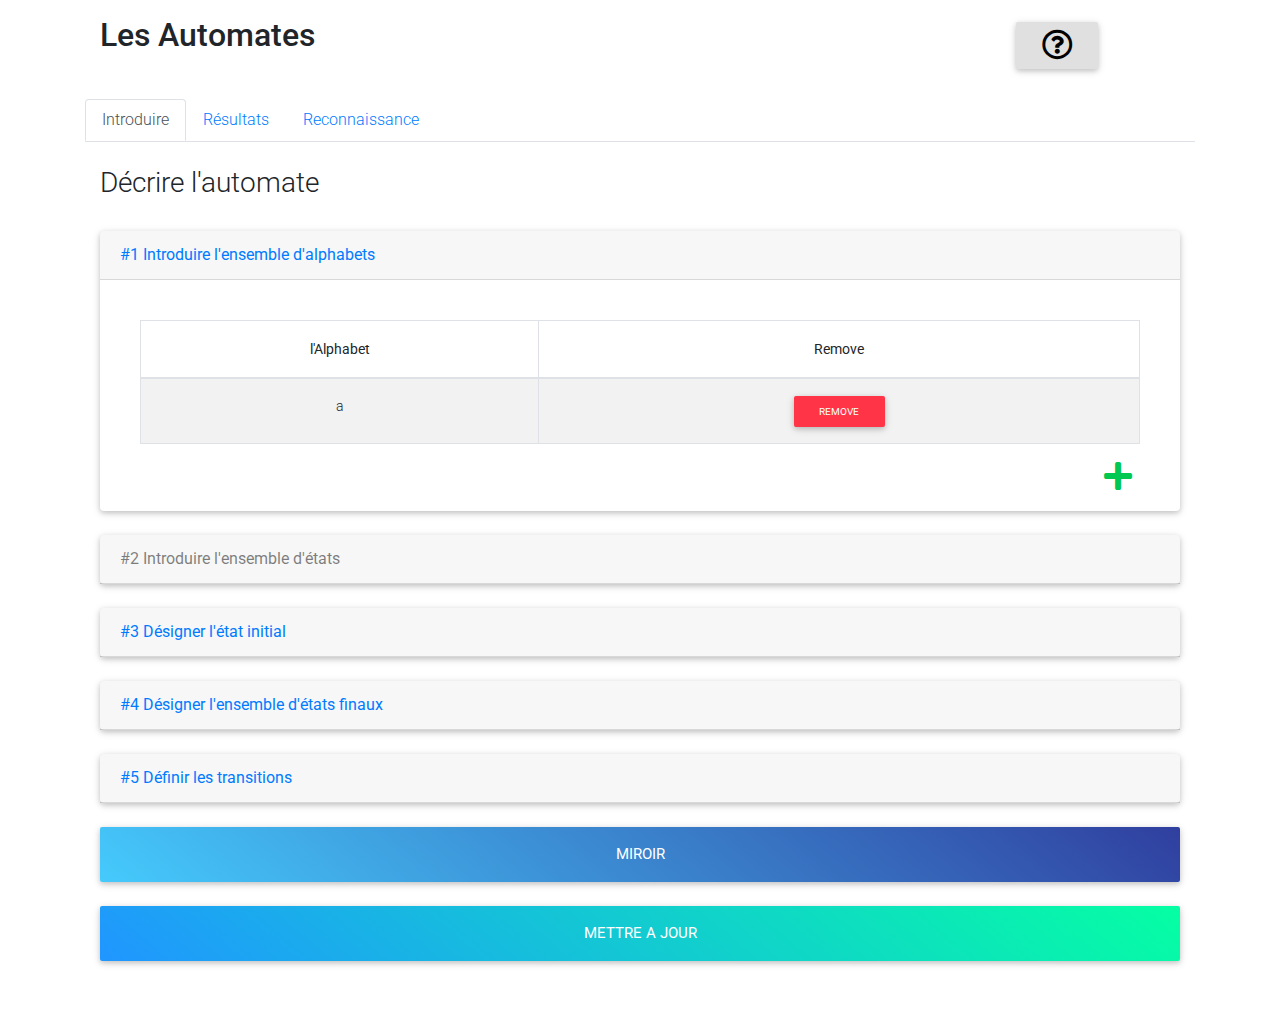
<file: index.html>
<!DOCTYPE html>
<html lang="en">
<head>
  <meta charset="UTF-8">
  <meta name="viewport" content="width=device-width, initial-scale=1, shrink-to-fit=no">
  <meta http-equiv="x-ua-compatible" content="ie=edge">
  <meta name="google-site-verification" content="dvynZneuO1j6khQyb58aDyYmcwIUDN1LKzJZRvAnxfw" />
  <title>Automates</title>
  <!-- Font Awesome -->
  <link rel="stylesheet" href="https://use.fontawesome.com/releases/v5.11.2/css/all.css">
  <!-- Google Fonts Roboto -->
  <link rel="stylesheet" href="https://fonts.googleapis.com/css?family=Roboto:300,400,500,700&display=swap">
  <!-- Bootstrap core CSS -->
  <link rel="stylesheet" href="css/bootstrap.min.css">
  <!-- Material Design Bootstrap -->
  <link rel="stylesheet" href="css/mdb.min.css">
  <!-- Your custom styles (optional) -->
  <link rel="stylesheet" href="myStyle.css">
</head>
<body>
    <div class="">
    <div class="flex-center flex-column">
      <div class="section-1 col-12">
        <div class="container mt-3" id="myTP">
          <div class="d-flex">
            <h2 class="col-10"><strong>Les Automates</strong></h2>
            <!-- Button trigger modal -->
            <button id="modalActivate" type="button" class="btn btn-sm btn-light" data-toggle="modal" data-target="#exampleModalPreview">
              <i class="far fa-3x fa-question-circle"></i>
            </button>
          </div>
          <!-- Modal -->
          <div class="modal fade right" id="exampleModalPreview" tabindex="-1" role="dialog" aria-labelledby="exampleModalPreviewLabel" aria-hidden="true" data-backdrop='false'>
            <div class="modal-dialog modal-lg" role="document">
              <div class="modal-content">
                <div class="modal-header">
                  <h5 class="modal-title" id="exampleModalPreviewLabel">Remarques</h5>
                  <button type="button" class="close" data-dismiss="modal" aria-label="Close">
                    <span aria-hidden="true">&times;</span>
                  </button>
                </div>
                <div class="modal-body">
                <strong>
                  1. Après que vous définissez votre automate, cliquer sur le bouton METTRE A JOUR <br>
                  2. Vous pouvez effectuer l'opération miroir sur l'automate en cliquant sur le bouton MIROIR, n'oubliez pas de mettre à jour l'automate après cette opération<br>
                  3. A chaque fois que vous modifiez quelque chose (il suffit de cliquer sur une case pour la modifier) dans l'onglet "Introduire" , vous devez mettre à jour l'automate <br>
                  4. La transition "epsilon" est designée par une case de mot vide <br>
                  <br><br><br>
                  Pour nous contacter: <br>
                  BOUCHERIR Mohamed-Zineddine: hm_boucherir@esi.dz <br>
                  BOUIDAINE Diaeddin: hd_bouidaine@esi.dz
                </strong>
                </div>
                <div class="modal-footer">
                  <button type="button" class="btn btn-danger" data-dismiss="modal">Close</button>
                </div>
              </div>
            </div>
          </div>
          <!-- Modal -->
          <br>
          <!-- Nav tabs -->
          <ul class="nav nav-tabs">
            <li class="nav-item">
              <a class="nav-link active" data-toggle="tab" href="#home">Introduire</a>
            </li>
            <li class="nav-item">
              <a class="nav-link" data-toggle="tab" href="#menu1">Résultats</a>
            </li>
            <li class="nav-item">
              <a class="nav-link" data-toggle="tab" href="#menu2">Reconnaissance</a>
            </li>
          </ul>
        
          <!-- Tab panes -->
          <div class="tab-content">
            <!--Intriductuin de l'automate-------------------------------------------->
            <div id="home" class="container tab-pane active"><br>
              <h3>Décrire l'automate</h3>
                <div id="accordion">
                <br>
                
                  <!--Alphabet-------------------------------------------------------------------->
                  <div class="card">
                    <div class="card-header">
                      <a class="card-link" data-toggle="collapse" href="#collapseOne">
                        #1 Introduire l'ensemble d'alphabets
                      </a>
                    </div>
                    <div id="collapseOne" class="collapse show" data-parent="#accordion">
                      <div class="card-body">
                        <!-- Editable table -->
                          <div class="card-body">
                            <div id="table" class="table-editable">
                              <table class="table un table-bordered table-responsive-md table-striped text-center">
                                <thead>
                                  <tr>
                                    <th class="text-center">l'Alphabet</th>
                                    <th class="text-center">Remove</th>
                                  </tr>
                                </thead>
                                <tbody>
                                  <tr>
                                    <td class="pt-3-half" contenteditable="true">a</td>
                                    <td>
                                      <span class="table-remove" id="remove"><button type="button" class="btn btn-danger btn-rounded btn-sm my-0 waves-effect waves-light">Remove</button></span>
                                    </td>
                                  </tr>
                                </tbody>
                              </table>
                              <span class="table1-add un float-right mb-3 mr-2"><a href="#!" class="text-success"><i
                                class="fas fa-plus fa-2x" aria-hidden="true"></i></a></span>
                            </div>
                          </div>
                        <!-- Editable table -->
                      </div>
                    </div>
                  </div><br>
                  <!----------------------------------------------------------------------------->  
                  <!--Les Etats-------------------------------------------------------------------->
                  <div class="card disabled">
                    <div class="card-header">
                      <a class="card-link text-black-50" data-toggle="collapse" href="#collapseTwo">
                        #2 Introduire l'ensemble d'états
                      </a>
                    </div>
                    <div id="collapseTwo" class="collapse" data-parent="#accordion">
                      <div class="card-body">
                        <!-- Editable table -->
                          <div class="card-body">
                            <div id="table2" class="table-editable">
                              <span class="table2-add float-right mb-3 mr-2"><a href="#!" class="text-success"><i
                                    class="fas fa-plus fa-2x" aria-hidden="true"></i></a></span>
                              <table class="table table-bordered table-responsive-md table-striped text-center">
                                <thead>
                                  <tr>
                                    <th class="text-center">l'Etat</th>
                                    <th class="text-center">Remove</th>
                                  </tr>
                                </thead>
                                <tbody>
                                  <tr>
                                    <td class="pt-3-half" contenteditable="true">Si</td>
                                    <td>
                                      <span class="table-remove" id="remove2"><button type="button" class="btn btn-danger btn-rounded btn-sm my-0 waves-effect waves-light">Remove</button></span>
                                    </td>
                                  </tr>
                                </tbody>
                              </table>
                            </div>
                          </div>
                        <!-- Editable table -->
                      </div>
                    </div>
                  </div><br>
                  <!----------------------------------------------------------------------------->
                  <!--L'état initial -------------------------------------------------------------------->
                  <div class="card">
                    <div class="card-header">
                      <a class="card-link" data-toggle="collapse" href="#collapseThree">
                        #3 Désigner l'état initial
                      </a>
                    </div>
                    <div id="collapseThree" class="collapse" data-parent="#accordion">
                      <div class="card-body">
                        <!-- Editable table -->
                          <div class="card-body">
                            <div id="table3" class="table-editable">
                              <table class="table table-bordered table-responsive-md table-striped text-center">
                                <thead>
                                  <tr>
                                    <th class="text-center">l'Etat initial</th>
                                  </tr>
                                </thead>
                                <tbody id="initMir">
                                  <tr>
                                  <td class="pt-3-half" contenteditable="true">S-</td>
                                  </tr>
                                </tbody>
                              </table>
                            </div>
                          </div>
                        <!-- Editable table -->
                      </div>
                    </div>
                  </div><br>
                  <!----------------------------------------------------------------------------->
                  <!--Les Etats finaux-------------------------------------------------------------------->
                  <div class="card">
                    <div class="card-header">
                      <a class="card-link" data-toggle="collapse" href="#collapseFour">
                        #4 Désigner l'ensemble d'états finaux
                      </a>
                    </div>
                    <div id="collapseFour" class="collapse" data-parent="#accordion">
                      <div class="card-body">
                        <!-- Editable table -->
                          <div class="card-body">
                            <div id="table4" class="table-editable">
                              <table class="table table-bordered table-responsive-md table-striped text-center">
                                <thead>
                                  <tr>
                                    <th class="text-center">l'Etat final</th>
                                    <th class="text-center">Remove</th>
                                  </tr>
                                </thead>
                                <tbody id="finMir">
                                  <tr>
                                    <td class="pt-3-half" contenteditable="true">S+</td>
                                    <td>
                                      <span class="table-remove" id="remove4"><button type="button" class="btn btn-danger btn-rounded btn-sm my-0 waves-effect waves-light">Remove</button></span>
                                    </td>
                                  </tr>
                                </tbody>
                              </table>
                              <span class="table4-add float-right mb-3 mr-2"><a href="#!" class="text-success"><i
                                    class="fas fa-plus fa-2x" aria-hidden="true"></i></a></span>
                            </div>
                          </div>
                        <!-- Editable table -->
                      </div>
                    </div>
                  </div><br>
                  <!----------------------------------------------------------------------------->
                  <!--Les Transitions-------------------------------------------------------------------->
                  <div class="card">
                    <div class="card-header">
                      <a class="card-link" data-toggle="collapse" href="#collapseFive">
                        #5 Définir les transitions
                      </a>
                    </div>
                    <div id="collapseFive" class="collapse" data-parent="#accordion"> 
                      <div class="card-body">
                        <!-- Editable table -->
                          <div class="card-body">
                            <div id="table5" class="table-editable">
                              <table class="table table-bordered table-responsive-md table-striped text-center">
                                <thead>
                                  <tr>
                                    <th class="text-center">L'état Avant</th>
                                    <th class="text-center">Le Mot</th>
                                    <th class="text-center">L'état Après</th>
                                    <th class="text-center">Remove</th>
                                  </tr>
                                </thead>
                                <tbody id="transitionsMir">
                                  <tr>
                                    <td class="pt-3-half" contenteditable="true">S-</td>
                                    <td class="pt-3-half" contenteditable="true">aaa</td>
                                    <td class="pt-3-half" contenteditable="true">S+</td>
                                    <td>
                                      <span class="table-remove" id="remove5"><button type="button" class="btn btn-danger btn-rounded btn-sm my-0 waves-effect waves-light">Remove</button></span>
                                    </td>
                                  </tr>
                                </tbody>
                              </table>
                              <span class="table5-add float-right mb-3 mr-2"><a href="#!" class="text-success"><i
                                    class="fas fa-plus fa-2x" aria-hidden="true"></i></a></span>                           
                            </div>
                          </div>
                        <!-- Editable table -->
                      </div>
                    </div>
                  </div><br>
                </div>
                <div class="right"><button onclick="miroir()" id="updateMir" class="btn btn-lg btn-block blue-gradient">Miroir <i id="checkedMir" style="display: none;" class="fas fa-check"></i></button></div><br>
                <div class="right"><button onclick="updateAll()" id="updateAll" class="btn btn-lg btn-block aqua-gradient">Mettre A Jour <i id="checkedAll" style="display: none;" class="fas fa-check"></i></button></div>
                <br>
                <!--<div class="d-flex col-12">
                  <div class="col-6 justify-content-center">
                    <button id="saveFile" class="btn btn-light">Save Automate</button>
                  </div>
                  <div class="col-6 justify-content-center">
                    <input class="ml-auto" placeholder="Nom de fichier" type="text" id="path"><button id="readFile" class="btn btn-light">Load Automate</button> 
                  </div>
                </div>-->
                <br><br>
            </div>
            <!--/Intriductuin de l'automate-------------------------------------------->
            <!--Les Résultats-------------------------------------------->
            <div id="menu1" class="container tab-pane fade"><br>
              <h3>Resultats</h3>
              <p>Operations sur les automates</p>
              
              <div>
                <br>
                <div id="accordion2">
                  <!--Reduction-------------------------------------------------------------------->
                  <div class="card">
                    <div class="card-header">
                      <a class="card-link" data-toggle="collapse" href="#collapseOne2">
                        # Réduction
                      </a>
                    </div>
                    <div id="collapseOne2" class="collapse show" data-parent="#accordion2">
                      <div class="card-body">
                        <div>
                          <strong>Les Etats Finaux</strong>
                          <table class="table un table-bordered table-responsive-md table-striped text-center">
                            <thead>
                              <tr>
                                <th class="text-center">l'Etat Final</th>
                              </tr>
                            </thead>
                            <tbody  id="redStates">
                            </tbody>
                          </table>
                        </div> 
                        <div>
                          <strong>Les Transitions</strong>
                          <table class="table un table-bordered table-responsive-md table-striped text-center">
                            <thead>
                              <tr>
                                <th class="text-center">l'Etat Avant</th>
                                <th class="text-center">le Mot</th>
                                <th class="text-center">l'Etat Après</th>
                              </tr>
                            </thead>
                            <tbody  id="redTransitions">
                            </tbody>
                          </table>
                        </div>          
                      </div>
                    </div>
                  </div><br>
                  <!--/Reduction-------------------------------------------------------------------->
                  <!--e-Fermetures-------------------------------------------------------------------->
                  <div class="card">
                    <div class="card-header">
                      <a class="collapsed card-link" data-toggle="collapse" href="#collapseTwo2">
                        # e-Fermetures:
                      </a>
                    </div>
                    <div id="collapseTwo2" class="collapse" data-parent="#accordion2">
                      <div class="card-body">
                        <div>
                          <strong>Les Etats Finaux</strong>
                          <table class="table un table-bordered table-responsive-md table-striped text-center">
                            <thead>
                              <tr>
                                <th class="text-center">l'Etat Final</th>
                              </tr>
                            </thead>
                            <tbody  id="eStates">
                            </tbody>
                          </table>
                        </div> 
                        <div>
                          <strong>Les Transitions</strong>
                          <table class="table un table-bordered table-responsive-md table-striped text-center">
                            <thead>
                              <tr>
                                <th class="text-center">l'Etat Avant</th>
                                <th class="text-center">le Mot</th>
                                <th class="text-center">l'Etat Après</th>
                              </tr>
                            </thead>
                            <tbody  id="eTransitions">
                            </tbody>
                          </table>
                        </div>
                      </div>
                    </div>
                  </div><br>
                  <!--/e-Fermetures-------------------------------------------------------------------->
                  <!--toAlpha-------------------------------------------------------------------->
                  <div class="card">
                    <div class="card-header">
                      <a class="collapsed card-link" data-toggle="collapse" href="#collapseThree2">
                        # toAlpha:
                      </a>
                    </div>
                    <div id="collapseThree2" class="collapse" data-parent="#accordion2">
                      <div class="card-body">
                        <div>
                          <strong>Les Etats Finaux</strong>
                          <table class="table un table-bordered table-responsive-md table-striped text-center">
                            <thead>
                              <tr>
                                <th class="text-center">l'Etat Final</th>
                              </tr>
                            </thead>
                            <tbody  id="alphaStates">
                            </tbody>
                          </table>
                        </div> 
                        <div>
                          <strong>Les Transitions</strong>
                          <table class="table un table-bordered table-responsive-md table-striped text-center">
                            <thead>
                              <tr id="alphaHeader">
                                <th class="text-center">l'Etat Avant</th>
                              </tr>
                            </thead>
                            <tbody  id="alphaTransitions">
                            </tbody>
                          </table>
                        </div>
                      </div>
                    </div>
                  </div><br>
                  <!--/toAlpha-------------------------------------------------------------------->
                  <!--Deterministe-------------------------------------------------------------------->
                  <div class="card">
                    <div class="card-header">
                      <a class="collapsed card-link" data-toggle="collapse" href="#collapseFour2">
                        # Deterministe:
                      </a>
                    </div>
                    <div id="collapseFour2" class="collapse" data-parent="#accordion2">
                      <div class="card-body">
                        <div>
                          <strong>Les Etats Finaux</strong>
                          <table class="table un table-bordered table-responsive-md table-striped text-center">
                            <thead>
                              <tr>
                                <th class="text-center">l'Etat Final</th>
                              </tr>
                            </thead>
                            <tbody  id="detStates">
                            </tbody>
                          </table>
                        </div> 
                        <div>
                          <strong>Les Transitions</strong>
                          <table class="table un table-bordered table-responsive-md table-striped text-center">
                            <thead>
                              <tr id="detHeader">
                                <th class="text-center">l'Etat Avant</th>
                              </tr>
                            </thead>
                            <tbody  id="detTransitions">
                            </tbody>
                          </table>
                        </div>
                      </div>
                    </div>
                  </div><br>
                  <!--/Deterministe-------------------------------------------------------------------->
                  <!--Complet-------------------------------------------------------------------->
                  <div class="card">
                    <div class="card-header">
                      <a class="collapsed card-link" data-toggle="collapse" href="#collapseFive2">
                        # Complet:
                      </a>
                    </div>
                    <div id="collapseFive2" class="collapse" data-parent="#accordion2">
                      <div class="card-body">
                        <div>
                          <strong>Les Etats Finaux</strong>
                          <table class="table un table-bordered table-responsive-md table-striped text-center">
                            <thead>
                              <tr>
                                <th class="text-center">l'Etat Final</th>
                              </tr>
                            </thead>
                            <tbody  id="comStates">
                            </tbody>
                          </table>
                        </div> 
                        <div>
                          <strong>Les Transitions</strong>
                          <table class="table un table-bordered table-responsive-md table-striped text-center">
                            <thead>
                              <tr id="comHeader">
                                <th class="text-center">l'Etat Avant</th>
                              </tr>
                            </thead>
                            <tbody  id="comTransitions">
                            </tbody>
                          </table>
                        </div>
                      </div>
                    </div>
                  </div><br>
                  <!--/Complet-------------------------------------------------------------------->
                  <!--Complement-------------------------------------------------------------------->
                  <div class="card">
                    <div class="card-header">
                      <a class="collapsed card-link" data-toggle="collapse" href="#collapseSix2">
                        # Complement:
                      </a>
                    </div>
                    <div id="collapseSix2" class="collapse" data-parent="#accordion2">
                      <div class="card-body">
                        <div>
                          <strong>Les Etats Finaux</strong>
                          <table class="table un table-bordered table-responsive-md table-striped text-center">
                            <thead>
                              <tr>
                                <th class="text-center">l'Etat Final</th>
                              </tr>
                            </thead>
                            <tbody  id="compStates">
                            </tbody>
                          </table>
                        </div> 
                        <div>
                          <strong>Les Transitions</strong>
                          <table class="table un table-bordered table-responsive-md table-striped text-center">
                            <thead>
                              <tr id="compHeader">
                                <th class="text-center">l'Etat Avant</th>
                              </tr>
                            </thead>
                            <tbody  id="compTransitions">
                            </tbody>
                          </table>
                        </div>
                      </div>
                    </div>
                  </div><br>

                  <!--/Complement-------------------------------------------------------------------->
                </div>

              </div>

            </div>
            <!--/Reconnaissance-------------------------------------------->
            <div id="menu2" class="container tab-pane fade"><br>
              <h3>Reconnaissance d'un mot: </h3>
              <div class="md-form">
                <input type="text" id="aLire" oninput="lecture()" class="form-control">
                <label for="aLire">Entrer le mot a lire ... </label>
                <button class="btn btn-lg btn-block btn-light waves-effect waves-light" id="lecture">Entrer un mot</button>
              </div>
              <div style="padding-top: 5%;">
                <h3>Graph de l'automate deterministe:</h3>
                <center>
                  <div class="p-5" id="graph" style="overflow-x: scroll;padding: 5%;">
                    
                  </div>
                </center>
              </div>
            </div>
          </div>
        </div>
        <!-- Start your project here-->  
      
      </div>
    </div>
  </div>
<!----------------------------------------------------------------------------->
  <!-- End your project here-->
  <!-- Viz: this is for drawing the automate -->
  <script src="viz.js"></script>
  <!-- jQuery -->
  <script type="text/javascript" src="js/jquery.min.js"></script>
  <!-- Bootstrap tooltips -->
  <script type="text/javascript" src="js/popper.min.js"></script>
  <!-- Bootstrap core JavaScript -->
  <script type="text/javascript" src="js/bootstrap.min.js"></script>
  <!-- MDB core JavaScript -->
  <script type="text/javascript" src="js/mdb.min.js"></script>
  <!-- Your custom scripts (optional) -->
  <script type="text/javascript" src="tables.js"></script>
  <script type="text/javascript" src="myFunctions.js"></script>
  <!--<script type="text/javascript" src="js/filesaver.js"></script>-->
</body>
</html>
</file>
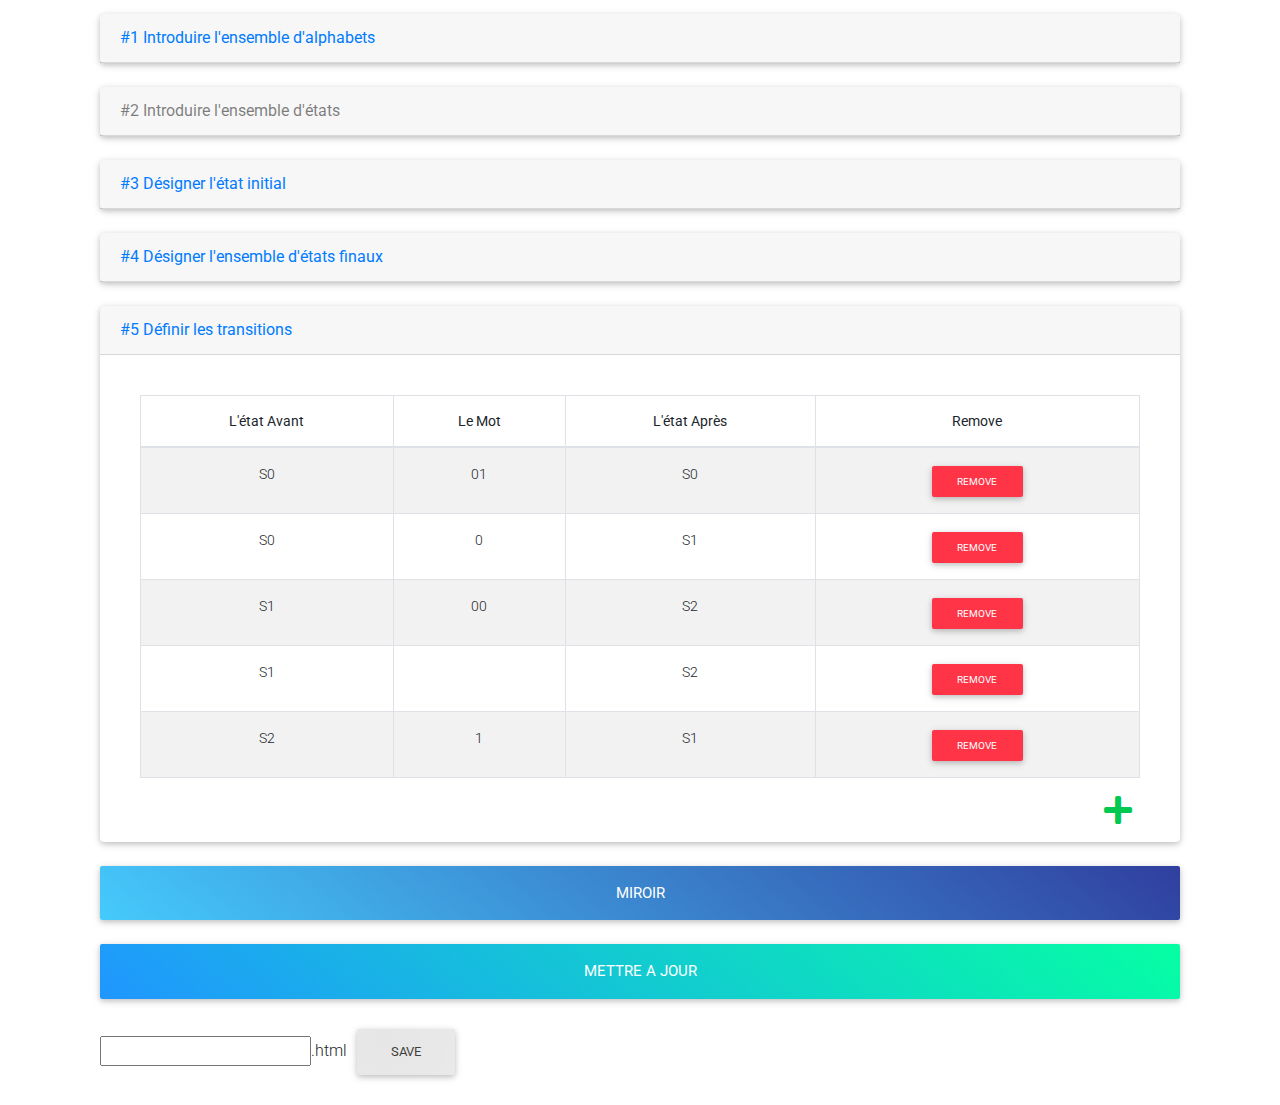
<file: automate.html>
<head>
  <meta charset="UTF-8">
  <meta name="viewport" content="width=device-width, initial-scale=1, shrink-to-fit=no">
  <meta http-equiv="x-ua-compatible" content="ie=edge">
  <title>TP_THP</title>
  <!-- Font Awesome -->
  <link rel="stylesheet" href="https://use.fontawesome.com/releases/v5.11.2/css/all.css">
  <!-- Google Fonts Roboto -->
  <link rel="stylesheet" href="https://fonts.googleapis.com/css?family=Roboto:300,400,500,700&amp;display=swap">
  <!-- Bootstrap core CSS -->
  <link rel="stylesheet" href="css/bootstrap.min.css">
  <!-- Material Design Bootstrap -->
  <link rel="stylesheet" href="css/mdb.min.css">
  <!-- Your custom styles (optional) -->
  <link rel="stylesheet" href="myStyle.css">
<style type="text/css">/* Chart.js */
@-webkit-keyframes chartjs-render-animation{from{opacity:0.99}to{opacity:1}}@keyframes chartjs-render-animation{from{opacity:0.99}to{opacity:1}}.chartjs-render-monitor{-webkit-animation:chartjs-render-animation 0.001s;animation:chartjs-render-animation 0.001s;}</style></head>
<body>
    <div class="">
    <div class="flex-center flex-column">
      <div class="section-1 col-12">
        <div class="container mt-3">
          <h2>TP_THP</h2>
          <br>
          <!-- Nav tabs -->
          <ul class="nav nav-tabs">
            <li class="nav-item waves-effect waves-light">
              <a class="nav-link active" data-toggle="tab" href="#home">Introduire</a>
            </li>
            <li class="nav-item waves-effect waves-light">
              <a class="nav-link" data-toggle="tab" href="#menu1">Résultats</a>
            </li>
            <li class="nav-item waves-effect waves-light">
              <a class="nav-link" data-toggle="tab" href="#menu2">Menu 2</a>
            </li>
          </ul>
        
          <!-- Tab panes -->
          <div class="tab-content">
            <!--Intriductuin de l'automate-------------------------------------------->
            <div id="home" class="container tab-pane active"><br>
              <h3>Décrit l'automate</h3>
              <div id="accordion">
                <br>
                
                  <!--Alphabet-------------------------------------------------------------------->
                  <div class="card">
                    <div class="card-header">
                      <a class="card-link collapsed" data-toggle="collapse" href="#collapseOne" aria-expanded="false">
                        #1 Introduire l'ensemble d'alphabets
                      </a>
                    </div>
                    <div id="collapseOne" class="collapse" data-parent="#accordion" style="">
                      <div class="card-body">
                        <!-- Editable table -->
                          <div class="card-body">
                            <div id="table" class="table-editable">
                              <table class="table un table-bordered table-responsive-md table-striped text-center">
                                <thead>
                                  <tr>
                                    <th class="text-center">l'Alphabet</th>
                                    <th class="text-center">Remove</th>
                                  </tr>
                                </thead>
                                <tbody>
                                  <tr>
                                    <td class="pt-3-half" contenteditable="true">0</td>
                                    <td>
                                      <span class="table-remove" id="remove"><button type="button" class="btn btn-danger btn-rounded btn-sm my-0 waves-effect waves-light">Remove</button></span>
                                    </td>
                                  </tr>
                                <tr>
                                    <td class="pt-3-half" contenteditable="true">1</td>
                                    <td>
                                      <span class="table-remove" id="remove"><button type="button" class="btn btn-danger btn-rounded btn-sm my-0 waves-effect waves-light">Remove</button></span>
                                    </td>
                                  </tr></tbody>
                              </table>
                              <span class="table1-add un float-right mb-3 mr-2"><a href="#!" class="text-success"><i class="fas fa-plus fa-2x" aria-hidden="true"></i></a></span>
                            </div>
                          </div>
                        <!-- Editable table -->
                      </div>
                    </div>
                  </div><br>
                  <!----------------------------------------------------------------------------->  
                  <!--Les Etats-------------------------------------------------------------------->
                  <div class="card disabled">
                    <div class="card-header">
                      <a class="card-link text-black-50" data-toggle="collapse" href="#collapseTwo">
                        #2 Introduire l'ensemble d'états
                      </a>
                    </div>
                    <div id="collapseTwo" class="collapse" data-parent="#accordion">
                      <div class="card-body">
                        <!-- Editable table -->
                          <div class="card-body">
                            <div id="table2" class="table-editable">
                              <span class="table2-add float-right mb-3 mr-2"><a href="#!" class="text-success"><i class="fas fa-plus fa-2x" aria-hidden="true"></i></a></span>
                              <table class="table table-bordered table-responsive-md table-striped text-center">
                                <thead>
                                  <tr>
                                    <th class="text-center">l'Etat</th>
                                    <th class="text-center">Remove</th>
                                  </tr>
                                </thead>
                                <tbody>
                                  <tr>
                                    <td class="pt-3-half" contenteditable="true">Si</td>
                                    <td>
                                      <span class="table-remove" id="remove2"><button type="button" class="btn btn-danger btn-rounded btn-sm my-0 waves-effect waves-light">Remove</button></span>
                                    </td>
                                  </tr>
                                </tbody>
                              </table>
                            </div>
                          </div>
                        <!-- Editable table -->
                      </div>
                    </div>
                  </div><br>
                  <!----------------------------------------------------------------------------->
                  <!--L'état initial -------------------------------------------------------------------->
                  <div class="card">
                    <div class="card-header">
                      <a class="card-link collapsed" data-toggle="collapse" href="#collapseThree" aria-expanded="false">
                        #3 Désigner l'état initial
                      </a>
                    </div>
                    <div id="collapseThree" class="collapse" data-parent="#accordion" style="">
                      <div class="card-body">
                        <!-- Editable table -->
                          <div class="card-body">
                            <div id="table3" class="table-editable">
                              <table class="table table-bordered table-responsive-md table-striped text-center">
                                <thead>
                                  <tr>
                                    <th class="text-center">l'Etat initial</th>
                                  </tr>
                                </thead>
                                <tbody id="initMir"><tr><td class="pt-3-half" contenteditable="true">S0</td></tr></tbody>
                              </table>
                            </div>
                          </div>
                        <!-- Editable table -->
                      </div>
                    </div>
                  </div><br>
                  <!----------------------------------------------------------------------------->
                  <!--Les Etats finaux-------------------------------------------------------------------->
                  <div class="card">
                    <div class="card-header">
                      <a class="card-link collapsed" data-toggle="collapse" href="#collapseFour" aria-expanded="false">
                        #4 Désigner l'ensemble d'états finaux
                      </a>
                    </div>
                    <div id="collapseFour" class="collapse" data-parent="#accordion" style="">
                      <div class="card-body">
                        <!-- Editable table -->
                          <div class="card-body">
                            <div id="table4" class="table-editable">
                              <table class="table table-bordered table-responsive-md table-striped text-center">
                                <thead>
                                  <tr>
                                    <th class="text-center">l'Etat final</th>
                                    <th class="text-center">Remove</th>
                                  </tr>
                                </thead>
                                <tbody id="finMir"><tr><td class="pt-3-half" contenteditable="true">S2</td><td>
    <span class="table-remove"><button type="button" class="btn btn-danger btn-rounded btn-sm my-0 waves-effect waves-light">Remove</button></span>
    </td></tr></tbody>
                              </table>
                              <span class="table4-add float-right mb-3 mr-2"><a href="#!" class="text-success"><i class="fas fa-plus fa-2x" aria-hidden="true"></i></a></span>
                            </div>
                          </div>
                        <!-- Editable table -->
                      </div>
                    </div>
                  </div><br>
                  <!----------------------------------------------------------------------------->
                  <!--Les Transitions-------------------------------------------------------------------->
                  <div class="card">
                    <div class="card-header">
                      <a class="card-link" data-toggle="collapse" href="#collapseFive" aria-expanded="true">
                        #5 Définir les transitions
                      </a>
                    </div>
                    <div id="collapseFive" class="collapse show" data-parent="#accordion" style=""> 
                      <div class="card-body">
                        <!-- Editable table -->
                          <div class="card-body">
                            <div id="table5" class="table-editable">
                              <table class="table table-bordered table-responsive-md table-striped text-center">
                                <thead>
                                  <tr>
                                    <th class="text-center">L'état Avant</th>
                                    <th class="text-center">Le Mot</th>
                                    <th class="text-center">L'état Après</th>
                                    <th class="text-center">Remove</th>
                                  </tr>
                                </thead>
                                <tbody id="transitionsMir"><tr><td class="pt-3-half" contenteditable="true">S0</td><td class="pt-3-half" contenteditable="true">01</td><td class="pt-3-half" contenteditable="true">S0</td><td>
        <span class="table-remove"><button type="button" class="btn btn-danger btn-rounded btn-sm my-0 waves-effect waves-light">Remove</button></span>
        </td></tr><tr><td class="pt-3-half" contenteditable="true">S0</td><td class="pt-3-half" contenteditable="true">0</td><td class="pt-3-half" contenteditable="true">S1</td><td>
        <span class="table-remove"><button type="button" class="btn btn-danger btn-rounded btn-sm my-0 waves-effect waves-light">Remove</button></span>
        </td></tr><tr><td class="pt-3-half" contenteditable="true">S1</td><td class="pt-3-half" contenteditable="true">00</td><td class="pt-3-half" contenteditable="true">S2</td><td>
        <span class="table-remove"><button type="button" class="btn btn-danger btn-rounded btn-sm my-0 waves-effect waves-light">Remove</button></span>
        </td></tr><tr><td class="pt-3-half" contenteditable="true">S1</td><td class="pt-3-half" contenteditable="true"></td><td class="pt-3-half" contenteditable="true">S2</td><td>
        <span class="table-remove"><button type="button" class="btn btn-danger btn-rounded btn-sm my-0 waves-effect waves-light">Remove</button></span>
        </td></tr><tr><td class="pt-3-half" contenteditable="true">S2</td><td class="pt-3-half" contenteditable="true">1</td><td class="pt-3-half" contenteditable="true">S1</td><td>
        <span class="table-remove"><button type="button" class="btn btn-danger btn-rounded btn-sm my-0 waves-effect waves-light">Remove</button></span>
        </td></tr></tbody>
                              </table>
                              <span class="table5-add float-right mb-3 mr-2"><a href="#!" class="text-success"><i class="fas fa-plus fa-2x" aria-hidden="true"></i></a></span>                           
                            </div>
                          </div>
                        <!-- Editable table -->
                      </div>
                    </div>
                  </div><br>
                </div>
                <div class="right"><button onclick="miroir()" id="updateMir" class="btn btn-lg btn-block blue-gradient waves-effect waves-light">Miroir <i id="checkedMir" style="display: none;" class="fas fa-check"></i></button></div><br>
                <div class="right"><button onclick="updateAll()" id="updateAll" class="btn btn-lg btn-block aqua-gradient waves-effect waves-light">Mettre A Jour <i id="checkedAll" style="display: none;" class="fas fa-check"></i></button></div>
                <br>
                <input type="text" id="path"><span>.html    </span><button id="saveFile" class="btn btn-light waves-effect waves-light">Save<i id="checked" style="display: none;" class="fas fa-check"></i><div class="waves-ripple" data-hold="1585001950809" data-x="27.600006103515625" data-y="9.20001220703125" data-scale="scale(2.9699999999999998)" data-translate="translate(0,0)" style="top:9.20001220703125px;left:27.600006103515625px;-webkit-transform:scale(2.9699999999999998) translate(0,0);-moz-transform:scale(2.9699999999999998) translate(0,0);-ms-transform:scale(2.9699999999999998) translate(0,0);-o-transform:scale(2.9699999999999998) translate(0,0);transform:scale(2.9699999999999998) translate(0,0);opacity:1;-webkit-transition-duration:750ms;-moz-transition-duration:750ms;-o-transition-duration:750ms;transition-duration:750ms;"></div></button>
                <br><br>
            </div>
            <!--/Intriductuin de l'automate-------------------------------------------->
            <!--Les Résultats-------------------------------------------->
            <div id="menu1" class="container tab-pane fade"><br>
              <h3>Resultats</h3>
              <p>Operations sur les automates</p>
              
              <div>
                <br>
                <div id="accordion2">
                  <!--Reduction-------------------------------------------------------------------->
                  <div class="card">
                    <div class="card-header">
                      <a class="card-link collapsed" data-toggle="collapse" href="#collapseOne2" aria-expanded="false">
                        # Réduction
                      </a>
                    </div>
                    <div id="collapseOne2" class="collapse" data-parent="#accordion2" style="">
                      <div class="card-body">
                        <div>
                          <strong>Les Etats Finaux</strong>
                          <table class="table un table-bordered table-responsive-md table-striped text-center">
                            <thead>
                              <tr>
                                <th class="text-center">l'Etat Final</th>
                              </tr>
                            </thead>
                            <tbody id="redStates"><tr><td>S2</td></tr></tbody>
                          </table>
                        </div> 
                        <div>
                          <strong>Les Transitions</strong>
                          <table class="table un table-bordered table-responsive-md table-striped text-center">
                            <thead>
                              <tr>
                                <th class="text-center">l'Etat Avant</th>
                                <th class="text-center">le Mot</th>
                                <th class="text-center">l'Etat Après</th>
                              </tr>
                            </thead>
                            <tbody id="redTransitions"><tr><td>S0</td><td>01</td><td>S0</td></tr><tr><td>S0</td><td>0</td><td>S1</td></tr><tr><td>S1</td><td>00</td><td>S2</td></tr><tr><td>S1</td><td></td><td>S2</td></tr><tr><td>S2</td><td>1</td><td>S1</td></tr></tbody>
                          </table>
                        </div>          
                      </div>
                    </div>
                  </div><br>
                  <!--/Reduction-------------------------------------------------------------------->
                  <!--e-Fermetures-------------------------------------------------------------------->
                  <div class="card">
                    <div class="card-header">
                      <a class="card-link collapsed" data-toggle="collapse" href="#collapseTwo2" aria-expanded="false">
                        # e-Fermetures:
                      </a>
                    </div>
                    <div id="collapseTwo2" class="collapse" data-parent="#accordion2" style="">
                      <div class="card-body">
                        <div>
                          <strong>Les Etats Finaux</strong>
                          <table class="table un table-bordered table-responsive-md table-striped text-center">
                            <thead>
                              <tr>
                                <th class="text-center">l'Etat Final</th>
                              </tr>
                            </thead>
                            <tbody id="eStates"><tr><td>S1</td></tr><tr><td>S2</td></tr></tbody>
                          </table>
                        </div> 
                        <div>
                          <strong>Les Transitions</strong>
                          <table class="table un table-bordered table-responsive-md table-striped text-center">
                            <thead>
                              <tr>
                                <th class="text-center">l'Etat Avant</th>
                                <th class="text-center">le Mot</th>
                                <th class="text-center">l'Etat Après</th>
                              </tr>
                            </thead>
                            <tbody id="eTransitions"><tr><td>S0</td><td>01</td><td>S0</td></tr><tr><td>S0</td><td>0</td><td>S1</td></tr><tr><td>S1</td><td>00</td><td>S2</td></tr><tr><td>S2</td><td>1</td><td>S1</td></tr><tr><td>S1</td><td>1</td><td>S1</td></tr></tbody>
                          </table>
                        </div>
                      </div>
                    </div>
                  </div><br>
                  <!--/e-Fermetures-------------------------------------------------------------------->
                  <!--toAlpha-------------------------------------------------------------------->
                  <div class="card">
                    <div class="card-header">
                      <a class="card-link collapsed" data-toggle="collapse" href="#collapseThree2" aria-expanded="false">
                        # toAlpha:
                      </a>
                    </div>
                    <div id="collapseThree2" class="collapse" data-parent="#accordion2" style="">
                      <div class="card-body">
                        <div>
                          <strong>Les Etats Finaux</strong>
                          <table class="table un table-bordered table-responsive-md table-striped text-center">
                            <thead>
                              <tr>
                                <th class="text-center">l'Etat Final</th>
                              </tr>
                            </thead>
                            <tbody id="alphaStates"><tr><td>[S1]</td></tr><tr><td>[S2]</td></tr></tbody>
                          </table>
                        </div> 
                        <div>
                          <strong>Les Transitions</strong>
                          <table class="table un table-bordered table-responsive-md table-striped text-center">
                            <thead>
                              <tr id="alphaHeader"><th>L'Etat Avant</th><th>0</th><th>1</th></tr>
                            </thead>
                            <tbody id="alphaTransitions"><tr><td>S0</td><td>[  T0 , S1  ]</td><td>/</td></tr><tr><td>S2</td><td>/</td><td>[  S1  ]</td></tr><tr><td>S1</td><td>[  T2  ]</td><td>[  S1  ]</td></tr><tr><td>T0</td><td>/</td><td>[  S0  ]</td></tr><tr><td>T2</td><td>[  S2  ]</td><td>/</td></tr></tbody>
                          </table>
                        </div>
                      </div>
                    </div>
                  </div><br>
                  <!--/toAlpha-------------------------------------------------------------------->
                  <!--Deterministe-------------------------------------------------------------------->
                  <div class="card">
                    <div class="card-header">
                      <a class="card-link" data-toggle="collapse" href="#collapseFour2" aria-expanded="true">
                        # Deterministe:
                      </a>
                    </div>
                    <div id="collapseFour2" class="collapse show" data-parent="#accordion2" style="">
                      <div class="card-body">
                        <div>
                          <strong>Les Etats Finaux</strong>
                          <table class="table un table-bordered table-responsive-md table-striped text-center">
                            <thead>
                              <tr>
                                <th class="text-center">l'Etat Final</th>
                              </tr>
                            </thead>
                            <tbody id="detStates"><tr><td>{ S0 , S1 }</td></tr><tr><td>{ S1 }</td></tr><tr><td>{ S1 , T0 }</td></tr><tr><td>{ S1 , T0 , T2 }</td></tr><tr><td>{ S2 }</td></tr><tr><td>{ S2 , T2 }</td></tr></tbody>
                          </table>
                        </div> 
                        <div>
                          <strong>Les Transitions</strong>
                          <table class="table un table-bordered table-responsive-md table-striped text-center">
                            <thead>
                              <tr id="detHeader"><th>L'Etat Avant</th><th>0</th><th>1</th></tr>
                            </thead>
                            <tbody id="detTransitions"><tr><td>{  S0  }</td><td>{     S1 ,    T0  }</td><td>/</td></tr><tr><td>{  S1 , T0  }</td><td>{     T2  }</td><td>{     S0 ,    S1  }</td></tr><tr><td>{  S0 , S1  }</td><td>{     S1 ,    T0 ,    T2  }</td><td>{     S1  }</td></tr><tr><td>{  T2  }</td><td>{     S2  }</td><td>/</td></tr><tr><td>{  S1 , T0 , T2  }</td><td>{     S2 ,    T2  }</td><td>{     S0 ,    S1  }</td></tr><tr><td>{  S1  }</td><td>{     T2  }</td><td>{     S1  }</td></tr><tr><td>{  S2  }</td><td>/</td><td>{     S1  }</td></tr><tr><td>{  S2 , T2  }</td><td>{     S2  }</td><td>{     S1  }</td></tr></tbody>
                          </table>
                        </div>
                      </div>
                    </div>
                  </div><br>
                  <!--/Deterministe-------------------------------------------------------------------->
                  <!--Complet-------------------------------------------------------------------->
                  <div class="card">
                    <div class="card-header">
                      <a class="card-link collapsed" data-toggle="collapse" href="#collapseFive2" aria-expanded="false">
                        # Complet:
                      </a>
                    </div>
                    <div id="collapseFive2" class="collapse" data-parent="#accordion2" style="">
                      <div class="card-body">
                        <div>
                          <strong>Les Etats Finaux</strong>
                          <table class="table un table-bordered table-responsive-md table-striped text-center">
                            <thead>
                              <tr>
                                <th class="text-center">l'Etat Final</th>
                              </tr>
                            </thead>
                            <tbody id="comStates"><tr><td>{ S0 , S1 }</td></tr><tr><td>{ S1 }</td></tr><tr><td>{ S1 , T0 }</td></tr><tr><td>{ S1 , T0 , T2 }</td></tr><tr><td>{ S2 }</td></tr><tr><td>{ S2 , T2 }</td></tr></tbody>
                          </table>
                        </div> 
                        <div>
                          <strong>Les Transitions</strong>
                          <table class="table un table-bordered table-responsive-md table-striped text-center">
                            <thead>
                              <tr id="comHeader"><th>L'Etat Avant</th><th>0</th><th>1</th></tr>
                            </thead>
                            <tbody id="comTransitions"><tr><td>{  S0  }</td><td>{     S1 ,    T0  }</td><td>{     Spc  }</td></tr><tr><td>{  S1 , T0  }</td><td>{     T2  }</td><td>{     S0 ,    S1  }</td></tr><tr><td>{  S0 , S1  }</td><td>{     S1 ,    T0 ,    T2  }</td><td>{     S1  }</td></tr><tr><td>{  T2  }</td><td>{     S2  }</td><td>{     Spc  }</td></tr><tr><td>{  S1 , T0 , T2  }</td><td>{     S2 ,    T2  }</td><td>{     S0 ,    S1  }</td></tr><tr><td>{  S1  }</td><td>{     T2  }</td><td>{     S1  }</td></tr><tr><td>{  S2  }</td><td>{     Spc  }</td><td>{     S1  }</td></tr><tr><td>{  S2 , T2  }</td><td>{     S2  }</td><td>{     S1  }</td></tr></tbody>
                          </table>
                        </div>
                      </div>
                    </div>
                  </div><br>
                  <!--/Complet-------------------------------------------------------------------->
                  <!--Complement-------------------------------------------------------------------->


                  <!--/Complement-------------------------------------------------------------------->
                </div>

              </div>

            </div>
            <!--/Les Résultats-------------------------------------------->
            <div id="menu2" class="container tab-pane fade"><br>
              <h3>Menu 2</h3>
              <p>Sed ut perspiciatis unde omnis iste natus error sit voluptatem accusantium doloremque laudantium, totam rem aperiam.</p>
            </div>
          </div>
        </div>
        <!-- Start your project here-->  
      
      </div>
    </div>
  </div>
<!----------------------------------------------------------------------------->
  <!-- End your project here-->

  <!-- jQuery -->
  <script type="text/javascript" src="js/jquery.min.js"></script>
  <!-- Bootstrap tooltips -->
  <script type="text/javascript" src="js/popper.min.js"></script>
  <!-- Bootstrap core JavaScript -->
  <script type="text/javascript" src="js/bootstrap.min.js"></script>
  <!-- MDB core JavaScript -->
  <script type="text/javascript" src="js/mdb.min.js"></script>
  <!-- Your custom scripts (optional) -->
  <script type="text/javascript" src="tables.js"></script>
  <script type="text/javascript" src="myFunctions.js"></script>
  <script type="text/javascript" src="js/FileSaver.js"></script>



<div class="hiddendiv common"></div></body>
</file>
<file: myStyle.css>
.pt-3-half {
    padding-top: 1.4rem;
    }
    
.selected-node {
    background-color: greenyellow;
}
</file>
